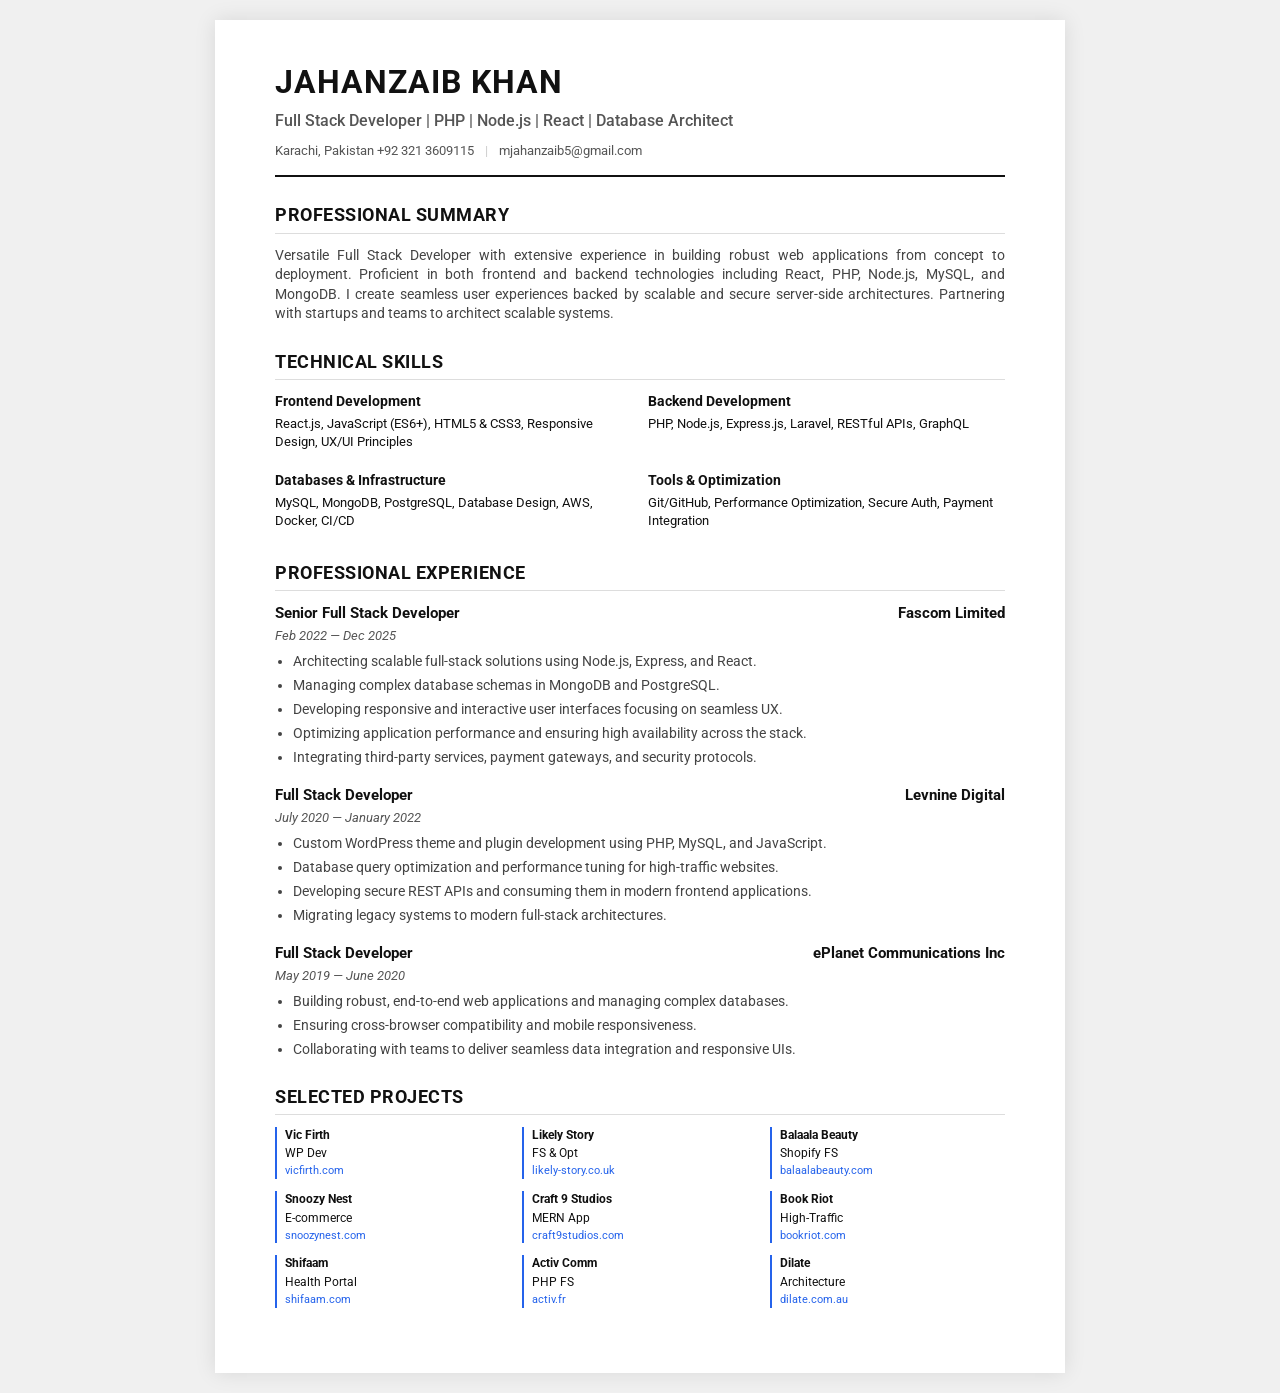
<file: public/cv-fullstack.html>
<!DOCTYPE html>
<html lang="en">

<head>
    <meta charset="UTF-8">
    <meta name="viewport" content="width=device-width, initial-scale=1.0">
    <title>Jahanzaib Khan - Full Stack Developer CV</title>
    <link href="https://fonts.googleapis.com/css2?family=Roboto:wght@300;400;500;700&display=swap" rel="stylesheet">
    <style>
        :root {
            --primary: #111;
            --secondary: #555;
            --accent: #2563eb;
            --border: #ddd;
            --bg: #fff;
        }

        * {
            box-sizing: border-box;
        }

        body {
            font-family: 'Roboto', sans-serif;
            line-height: 1.4;
            color: var(--primary);
            background: #f0f0f0;
            margin: 0;
            padding: 20px 0;
        }

        .container {
            width: 850px;
            margin: 0 auto;
            background: var(--bg);
            padding: 40px 60px;
            box-shadow: 0 0 20px rgba(0, 0, 0, 0.1);
        }

        header {
            border-bottom: 2px solid var(--primary);
            padding-bottom: 15px;
            margin-bottom: 25px;
        }

        h1 {
            font-size: 32px;
            margin: 0 0 5px;
            text-transform: uppercase;
            letter-spacing: 1px;
        }

        .subtitle {
            font-size: 16px;
            color: var(--secondary);
            font-weight: 500;
            margin-bottom: 10px;
        }

        .contact {
            font-size: 13px;
            color: var(--secondary);
        }

        .contact span:not(:last-child)::after {
            content: " | ";
            margin: 0 8px;
            color: #ccc;
        }

        section {
            margin-bottom: 25px;
        }

        h2 {
            font-size: 18px;
            text-transform: uppercase;
            border-bottom: 1px solid var(--border);
            padding-bottom: 5px;
            margin: 0 0 12px;
            letter-spacing: 0.5px;
        }

        p {
            margin: 0 0 8px;
            font-size: 14px;
            color: #444;
            text-align: justify;
        }

        ul {
            margin: 0;
            padding-left: 18px;
        }

        li {
            margin-bottom: 5px;
            font-size: 13.5px;
            color: #444;
        }

        .experience-item {
            margin-bottom: 18px;
        }

        .exp-header {
            display: flex;
            justify-content: space-between;
            margin-bottom: 3px;
            font-weight: 700;
            font-size: 15px;
        }

        .exp-meta {
            font-style: italic;
            color: var(--secondary);
            font-size: 13px;
            margin-bottom: 7px;
        }

        .skills-grid {
            display: grid;
            grid-template-columns: repeat(2, 1fr);
            gap: 15px;
        }

        .skill-item {
            font-size: 13px;
            margin-bottom: 5px;
        }

        .skill-cat {
            font-weight: 700;
            font-size: 14px;
            margin-bottom: 3px;
        }

        .project-grid {
            display: grid;
            grid-template-columns: repeat(3, 1fr);
            gap: 12px;
        }

        .project-item {
            font-size: 12px;
            border-left: 2px solid var(--accent);
            padding-left: 8px;
        }

        .project-item strong {
            display: block;
            margin-bottom: 2px;
        }

        .project-item a {
            color: var(--accent);
            text-decoration: none;
            font-size: 11px;
        }

        @media print {
            body {
                background: none;
                padding: 0;
            }

            .container {
                box-shadow: none;
                width: 100%;
                margin: 0;
                padding: 30px;
            }

            .no-print {
                display: none;
            }
        }

        .no-print-toolbar {
            width: 850px;
            margin: 0 auto 10px;
            display: flex;
            justify-content: space-between;
            align-items: center;
        }

        .btn-print {
            padding: 8px 16px;
            background: var(--accent);
            color: white;
            border: none;
            border-radius: 4px;
            cursor: pointer;
            font-weight: 600;
        }
    </style>
</head>

<body>
    <div class="container">
        <header>
            <h1>Jahanzaib Khan</h1>
            <div class="subtitle">Full Stack Developer | PHP | Node.js | React | Database Architect</div>
            <div class="contact">
                Karachi, Pakistan <span>+92 321 3609115</span> <span>mjahanzaib5@gmail.com</span>
            </div>
        </header>

        <section>
            <h2>Professional Summary</h2>
            <p>
                Versatile Full Stack Developer with extensive experience in building robust web applications from
                concept to deployment.
                Proficient in both frontend and backend technologies including React, PHP, Node.js, MySQL, and MongoDB.
                I create seamless user experiences backed by scalable and secure server-side architectures. Partnering
                with startups and teams to architect scalable systems.
            </p>
        </section>

        <section>
            <h2>Technical Skills</h2>
            <div class="skills-grid">
                <div class="skill-item">
                    <div class="skill-cat">Frontend Development</div>
                    React.js, JavaScript (ES6+), HTML5 & CSS3, Responsive Design, UX/UI Principles
                </div>
                <div class="skill-item">
                    <div class="skill-cat">Backend Development</div>
                    PHP, Node.js, Express.js, Laravel, RESTful APIs, GraphQL
                </div>
                <div class="skill-item">
                    <div class="skill-cat">Databases & Infrastructure</div>
                    MySQL, MongoDB, PostgreSQL, Database Design, AWS, Docker, CI/CD
                </div>
                <div class="skill-item">
                    <div class="skill-cat">Tools & Optimization</div>
                    Git/GitHub, Performance Optimization, Secure Auth, Payment Integration
                </div>
            </div>
        </section>

        <section>
            <h2>Professional Experience</h2>

            <div class="experience-item">
                <div class="exp-header">
                    <span>Senior Full Stack Developer</span>
                    <span>Fascom Limited</span>
                </div>
                <div class="exp-meta">Feb 2022 — Dec 2025</div>
                <ul>
                    <li>Architecting scalable full-stack solutions using Node.js, Express, and React.</li>
                    <li>Managing complex database schemas in MongoDB and PostgreSQL.</li>
                    <li>Developing responsive and interactive user interfaces focusing on seamless UX.</li>
                    <li>Optimizing application performance and ensuring high availability across the stack.</li>
                    <li>Integrating third-party services, payment gateways, and security protocols.</li>
                </ul>
            </div>

            <div class="experience-item">
                <div class="exp-header">
                    <span>Full Stack Developer</span>
                    <span>Levnine Digital</span>
                </div>
                <div class="exp-meta">July 2020 — January 2022</div>
                <ul>
                    <li>Custom WordPress theme and plugin development using PHP, MySQL, and JavaScript.</li>
                    <li>Database query optimization and performance tuning for high-traffic websites.</li>
                    <li>Developing secure REST APIs and consuming them in modern frontend applications.</li>
                    <li>Migrating legacy systems to modern full-stack architectures.</li>
                </ul>
            </div>

            <div class="experience-item">
                <div class="exp-header">
                    <span>Full Stack Developer</span>
                    <span>ePlanet Communications Inc</span>
                </div>
                <div class="exp-meta">May 2019 — June 2020</div>
                <ul>
                    <li>Building robust, end-to-end web applications and managing complex databases.</li>
                    <li>Ensuring cross-browser compatibility and mobile responsiveness.</li>
                    <li>Collaborating with teams to deliver seamless data integration and responsive UIs.</li>
                </ul>
            </div>
        </section>

        <section>
            <h2>Selected Projects</h2>
            <div class="project-grid">
                <div class="project-item"><strong>Vic Firth</strong>WP Dev<br><a
                        href="https://vicfirth.com/">vicfirth.com</a></div>
                <div class="project-item"><strong>Likely Story</strong>FS & Opt<br><a
                        href="https://likely-story.co.uk/">likely-story.co.uk</a></div>
                <div class="project-item"><strong>Balaala Beauty</strong>Shopify FS<br><a
                        href="https://balaalabeautycare.com/">balaalabeauty.com</a></div>
                <div class="project-item"><strong>Snoozy Nest</strong>E-commerce<br><a
                        href="https://snoozynest.com/">snoozynest.com</a></div>
                <div class="project-item"><strong>Craft 9 Studios</strong>MERN App<br><a
                        href="https://www.craft9studios.com/">craft9studios.com</a></div>
                <div class="project-item"><strong>Book Riot</strong>High-Traffic<br><a
                        href="https://bookriot.com/">bookriot.com</a></div>
                <div class="project-item"><strong>Shifaam</strong>Health Portal<br><a
                        href="https://www.shifaam.com/">shifaam.com</a></div>
                <div class="project-item"><strong>Activ Comm</strong>PHP FS<br><a
                        href="https://www.activcommunication.fr/">activ.fr</a></div>
                <div class="project-item"><strong>Dilate</strong>Architecture<br><a
                        href="https://www.dilate.com.au/">dilate.com.au</a></div>
            </div>
        </section>
    </div>
</body>

</html>
</file>
